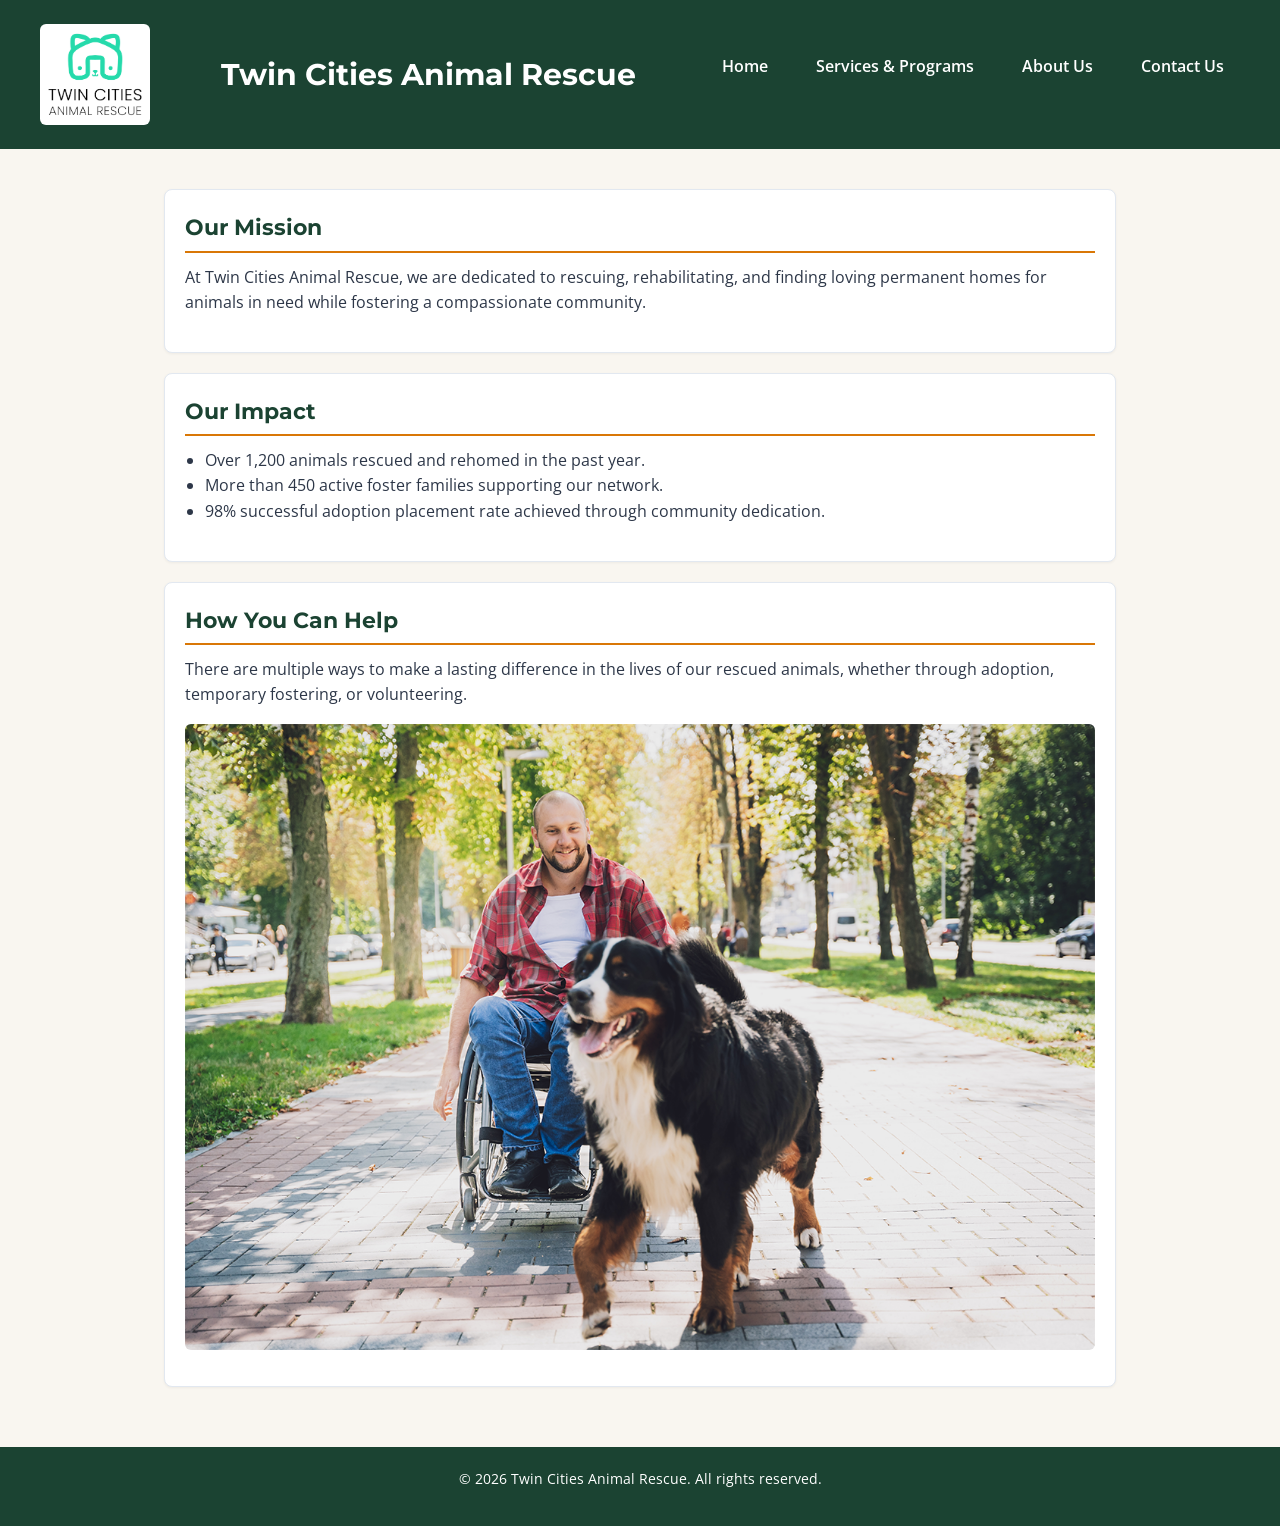
<file: index.html>
<!DOCTYPE html>
<html lang="en">
<head>
    <meta charset="UTF-8">
    <meta name="viewport" content="width=device-width, initial-scale=1.0">
    <title>Twin Cities Animal Rescue - Home</title>
    <link rel="stylesheet" href="styles.css">
    <link rel="preconnect" href="https://fonts.googleapis.com">
    <link rel="preconnect" href="https://fonts.gstatic.com" crossorigin>
    <link href="https://fonts.googleapis.com/css2?family=Montserrat:wght@600;700&family=Open+Sans:wght@400;600&display=swap" rel="stylesheet">
</head>
<body>
    <header>
        <img src="rescue-logo_c.png" alt="Twin Cities Animal Rescue logo showing an animal shelter house outline">
        <h1>Twin Cities Animal Rescue</h1>
        <nav>
            <ul>
                <li><a href="index.html">Home</a></li>
                <li><a href="services.html">Services & Programs</a></li>
                <li><a href="about.html">About Us</a></li>
                <li><a href="contact.html">Contact Us</a></li>
            </ul>
        </nav>
    </header>
    
    <main>
        <section>
            <h2>Our Mission</h2>
            <p>At Twin Cities Animal Rescue, we are dedicated to rescuing, rehabilitating, and finding loving permanent homes for animals in need while fostering a compassionate community.</p>
        </section>
        
        <section>
            <h2>Our Impact</h2>
            <ul>
                <li>Over 1,200 animals rescued and rehomed in the past year.</li>
                <li>More than 450 active foster families supporting our network.</li>
                <li>98% successful adoption placement rate achieved through community dedication.</li>
            </ul>
        </section>
        
        <section>
            <h2>How You Can Help</h2>
            <p>There are multiple ways to make a lasting difference in the lives of our rescued animals, whether through adoption, temporary fostering, or volunteering.</p>
            <picture>
                <source media="(min-width: 800px)" srcset="rescue-feature-large_c.png">
                <img src="rescue-feature-small_c.png" alt="Volunteer joyfully interacting with a rescued dog outdoors">
            </picture>
        </section>
    </main>
    
    <footer>
        <p>&copy; 2026 Twin Cities Animal Rescue. All rights reserved.</p>
    </footer>
</body>
</html>
</file>
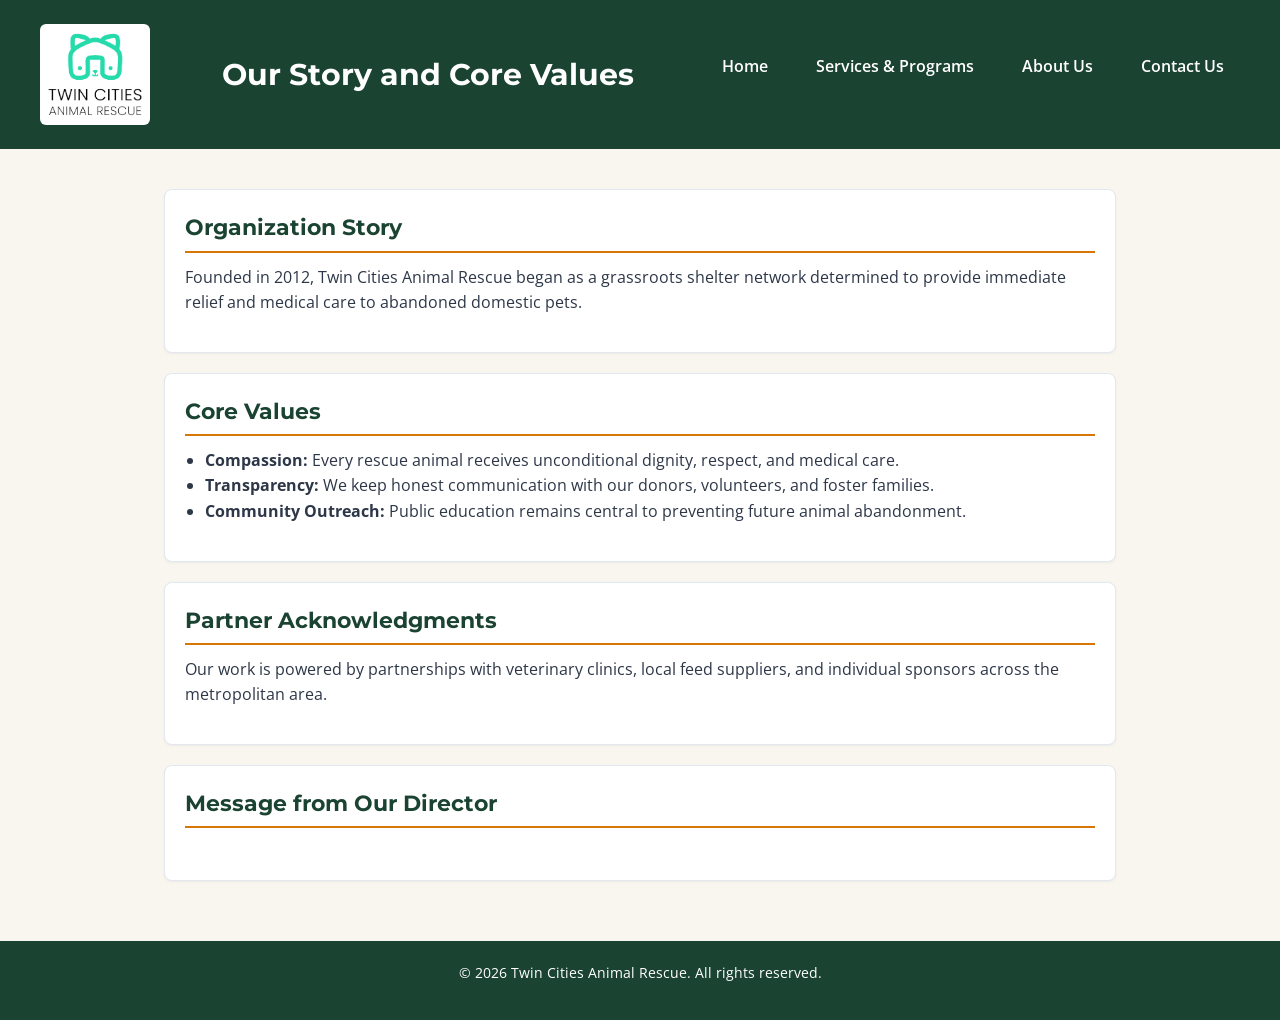
<file: about.html>
<!DOCTYPE html>
<html lang="en">
<head>
    <meta charset="UTF-8">
    <meta name="viewport" content="width=device-width, initial-scale=1.0">
    <title>Twin Cities Animal Rescue - About Us</title>
    <link rel="stylesheet" href="styles.css">
    <link rel="preconnect" href="https://fonts.googleapis.com">
    <link rel="preconnect" href="https://fonts.gstatic.com" crossorigin>
    <link href="https://fonts.googleapis.com/css2?family=Montserrat:wght@600;700&family=Open+Sans:wght@400;600&display=swap" rel="stylesheet">
</head>
<body>
    <header>
        <img src="rescue-logo_c.png" alt="Twin Cities Animal Rescue logo">
        <h1>Our Story and Core Values</h1>
        <nav>
            <ul>
                <li><a href="index.html">Home</a></li>
                <li><a href="services.html">Services & Programs</a></li>
                <li><a href="about.html">About Us</a></li>
                <li><a href="contact.html">Contact Us</a></li>
            </ul>
        </nav>
    </header>
    
    <main>
        <section>
            <h2>Organization Story</h2>
            <p>Founded in 2012, Twin Cities Animal Rescue began as a grassroots shelter network determined to provide immediate relief and medical care to abandoned domestic pets.</p>
        </section>
        
        <section>
            <h2>Core Values</h2>
            <ul>
                <li><strong>Compassion:</strong> Every rescue animal receives unconditional dignity, respect, and medical care.</li>
                <li><strong>Transparency:</strong> We keep honest communication with our donors, volunteers, and foster families.</li>
                <li><strong>Community Outreach:</strong> Public education remains central to preventing future animal abandonment.</li>
            </ul>
        </section>
        
        <section>
            <h2>Partner Acknowledgments</h2>
            <p>Our work is powered by partnerships with veterinary clinics, local feed suppliers, and individual sponsors across the metropolitan area.</p>
        </section>
        
        <section>
            <h2>Message from Our Director</h2>
            <audio controls>
                <source src="rescue-message_c.mp3" type="audio/mpeg">
                Your browser does not support the audio element. Please contact our front desk to request a written transcription of the director's message.
            </audio>
        </section>
    </main>
    
    <footer>
        <p>&copy; 2026 Twin Cities Animal Rescue. All rights reserved.</p>
    </footer>
</body>
</html>
</file>
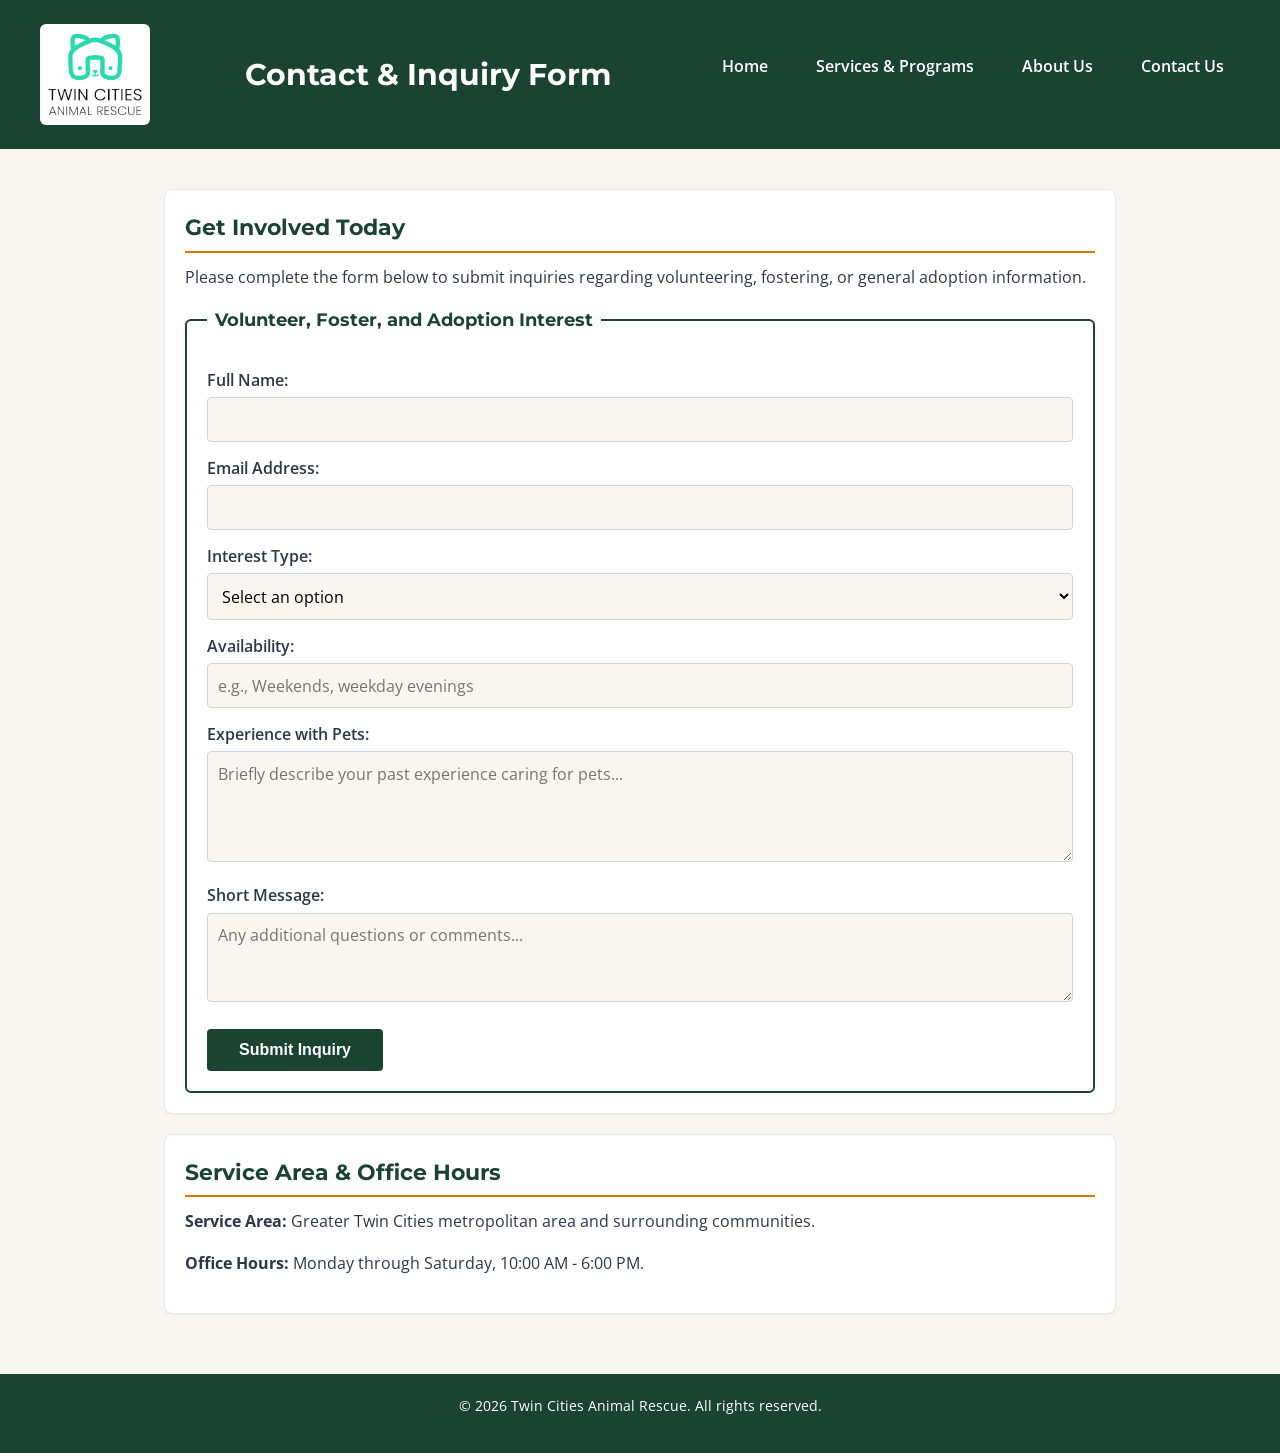
<file: contact.html>
<!DOCTYPE html>
<html lang="en">
<head>
    <meta charset="UTF-8">
    <meta name="viewport" content="width=device-width, initial-scale=1.0">
    <title>Twin Cities Animal Rescue - Contact Us</title>
    <link rel="stylesheet" href="styles.css">
    <link rel="preconnect" href="https://fonts.googleapis.com">
    <link rel="preconnect" href="https://fonts.gstatic.com" crossorigin>
    <link href="https://fonts.googleapis.com/css2?family=Montserrat:wght@600;700&family=Open+Sans:wght@400;600&display=swap" rel="stylesheet">
</head>
<body>
    <header>
        <img src="rescue-logo_c.png" alt="Twin Cities Animal Rescue logo">
        <h1>Contact & Inquiry Form</h1>
        <nav>
            <ul>
                <li><a href="index.html">Home</a></li>
                <li><a href="services.html">Services & Programs</a></li>
                <li><a href="about.html">About Us</a></li>
                <li><a href="contact.html">Contact Us</a></li>
            </ul>
        </nav>
    </header>

    <main>
        <section>
            <h2>Get Involved Today</h2>
            <p>Please complete the form below to submit inquiries regarding volunteering, fostering, or general adoption information.</p>

            <div id="form-success-msg" class="success-message" style="display: none;"></div>

            <form id="contact-form" action="#" method="POST" novalidate>
                <fieldset>
                    <legend>Volunteer, Foster, and Adoption Interest</legend>

                    <label for="name">Full Name:</label>
                    <input type="text" id="name" name="name" required>
                    <span id="name-error" class="error-message"></span>

                    <label for="email">Email Address:</label>
                    <input type="email" id="email" name="email" required>
                    <span id="email-error" class="error-message"></span>

                    <label for="interest">Interest Type:</label>
                    <select id="interest" name="interest" required>
                        <option value="">Select an option</option>
                        <option value="volunteer">Volunteer</option>
                        <option value="foster">Foster</option>
                        <option value="adoption">Adoption Information</option>
                    </select>
                    <span id="interest-error" class="error-message"></span>

                    <label for="availability">Availability:</label>
                    <input type="text" id="availability" name="availability" placeholder="e.g., Weekends, weekday evenings" required>

                    <label for="experience">Experience with Pets:</label>
                    <textarea id="experience" name="experience" rows="4" placeholder="Briefly describe your past experience caring for pets..." required></textarea>
                    <span id="experience-error" class="error-message"></span>

                    <label for="message">Short Message:</label>
                    <textarea id="message" name="message" rows="3" placeholder="Any additional questions or comments..."></textarea>

                    <button type="submit">Submit Inquiry</button>
                </fieldset>
            </form>
        </section>

        <section>
            <h2>Service Area & Office Hours</h2>
            <p><strong>Service Area:</strong> Greater Twin Cities metropolitan area and surrounding communities.</p>
            <p><strong>Office Hours:</strong> Monday through Saturday, 10:00 AM - 6:00 PM.</p>
        </section>
    </main>

    <footer>
        <p>© 2026 Twin Cities Animal Rescue. All rights reserved.</p>
    </footer>

    <!-- JavaScript Inclusion -->
    <script src="script.js"></script>
</body>
</html>
</file>
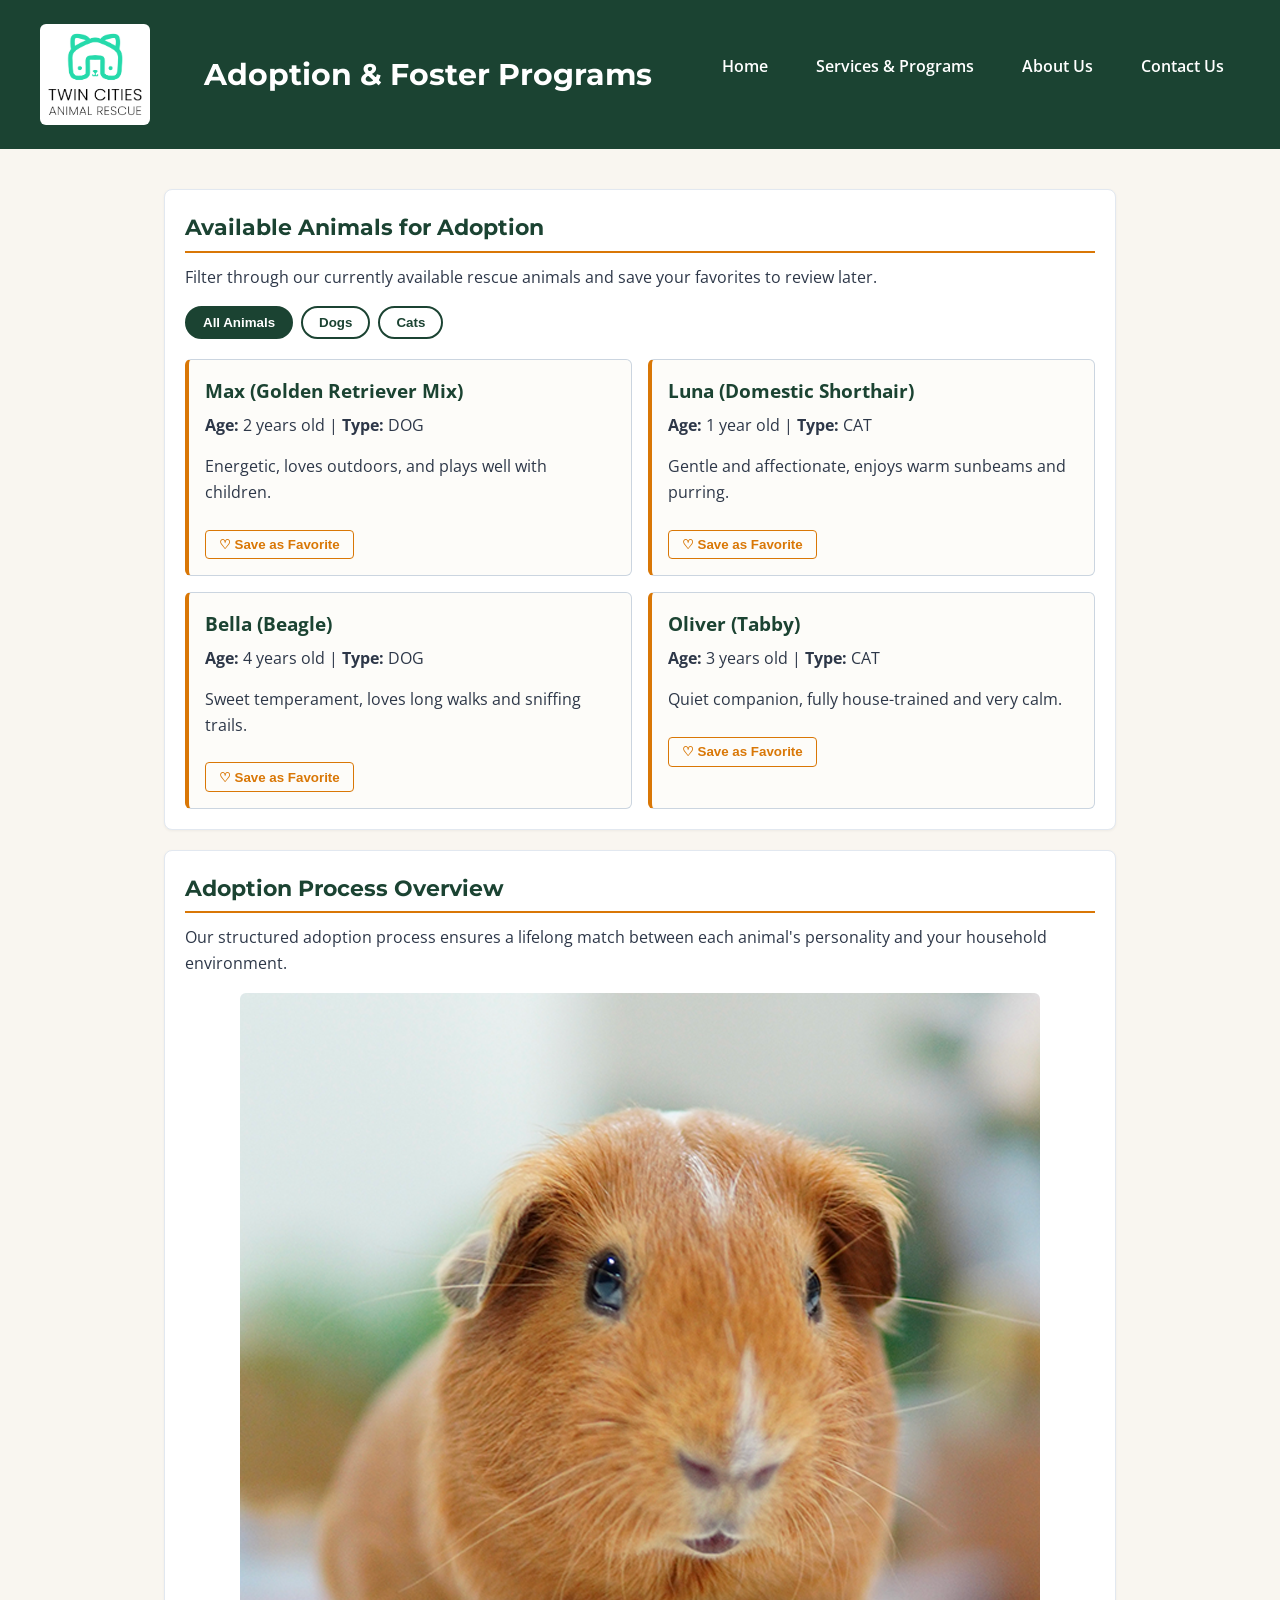
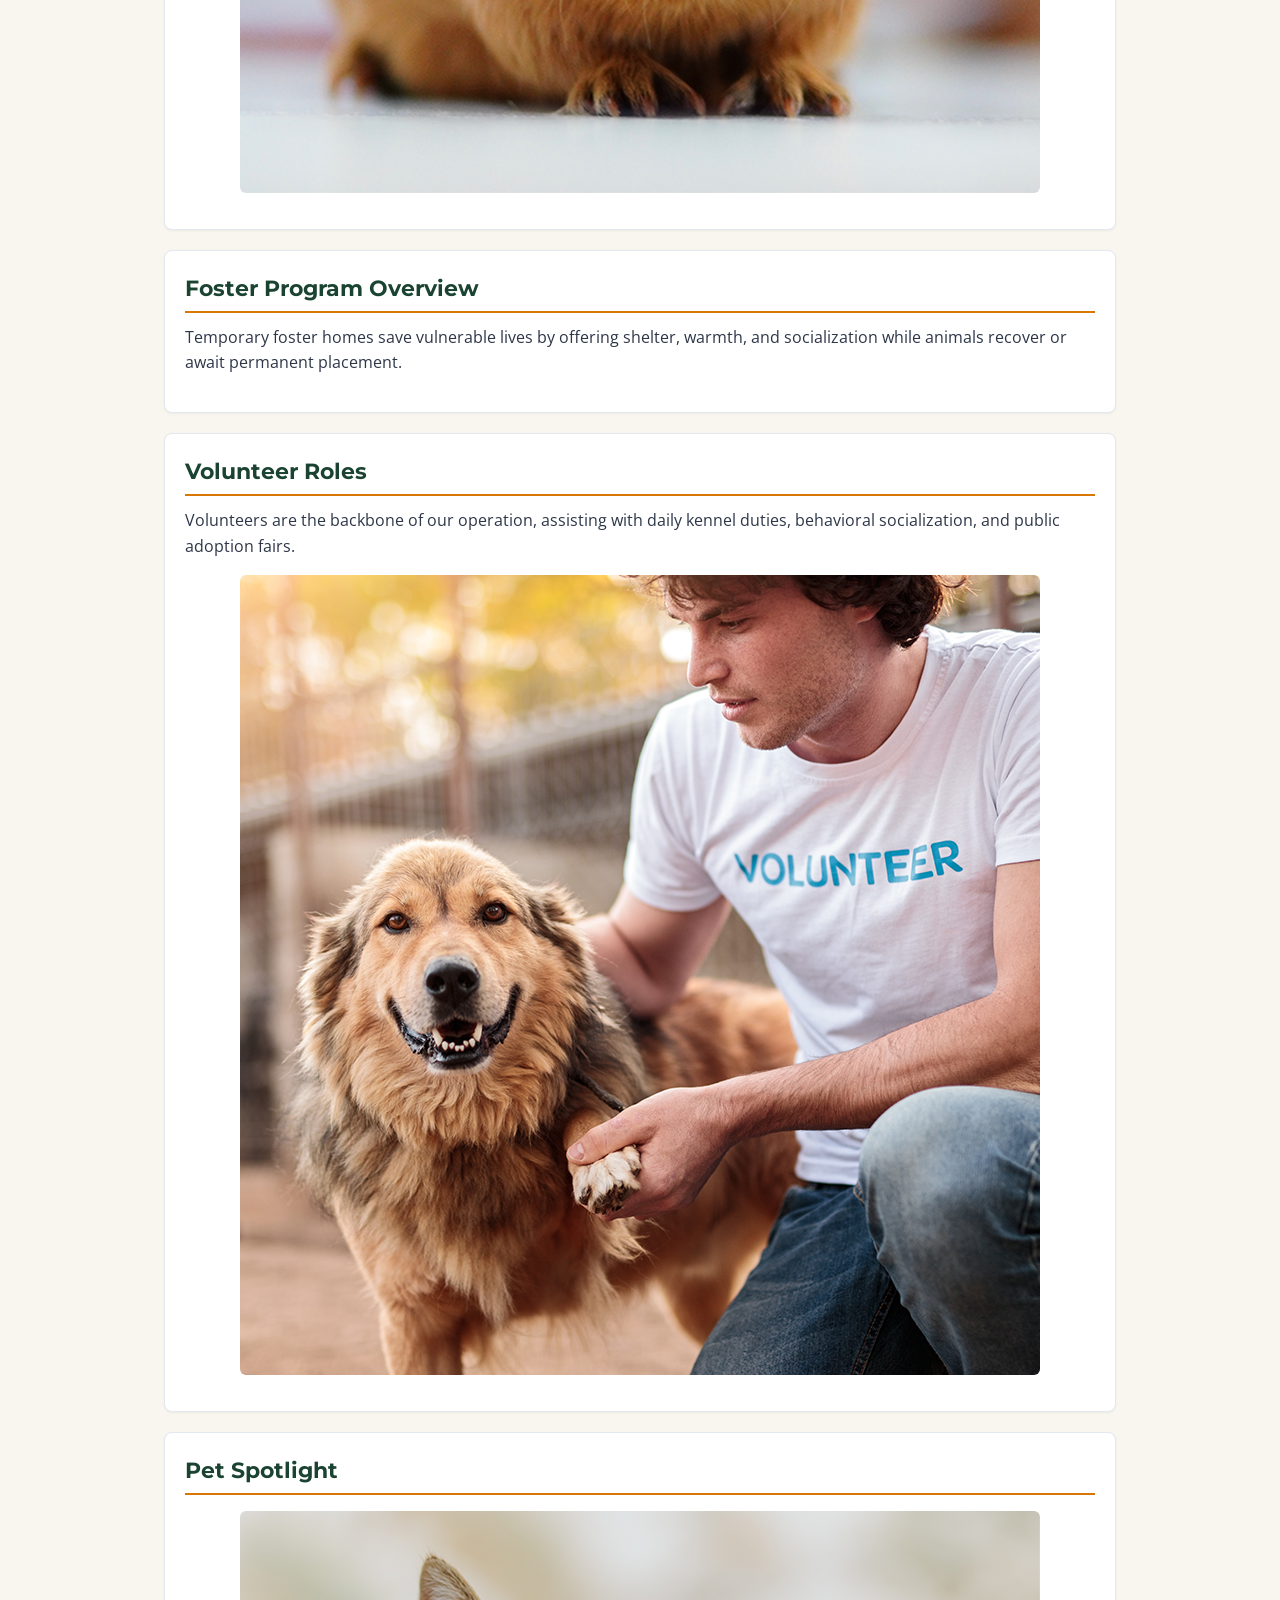
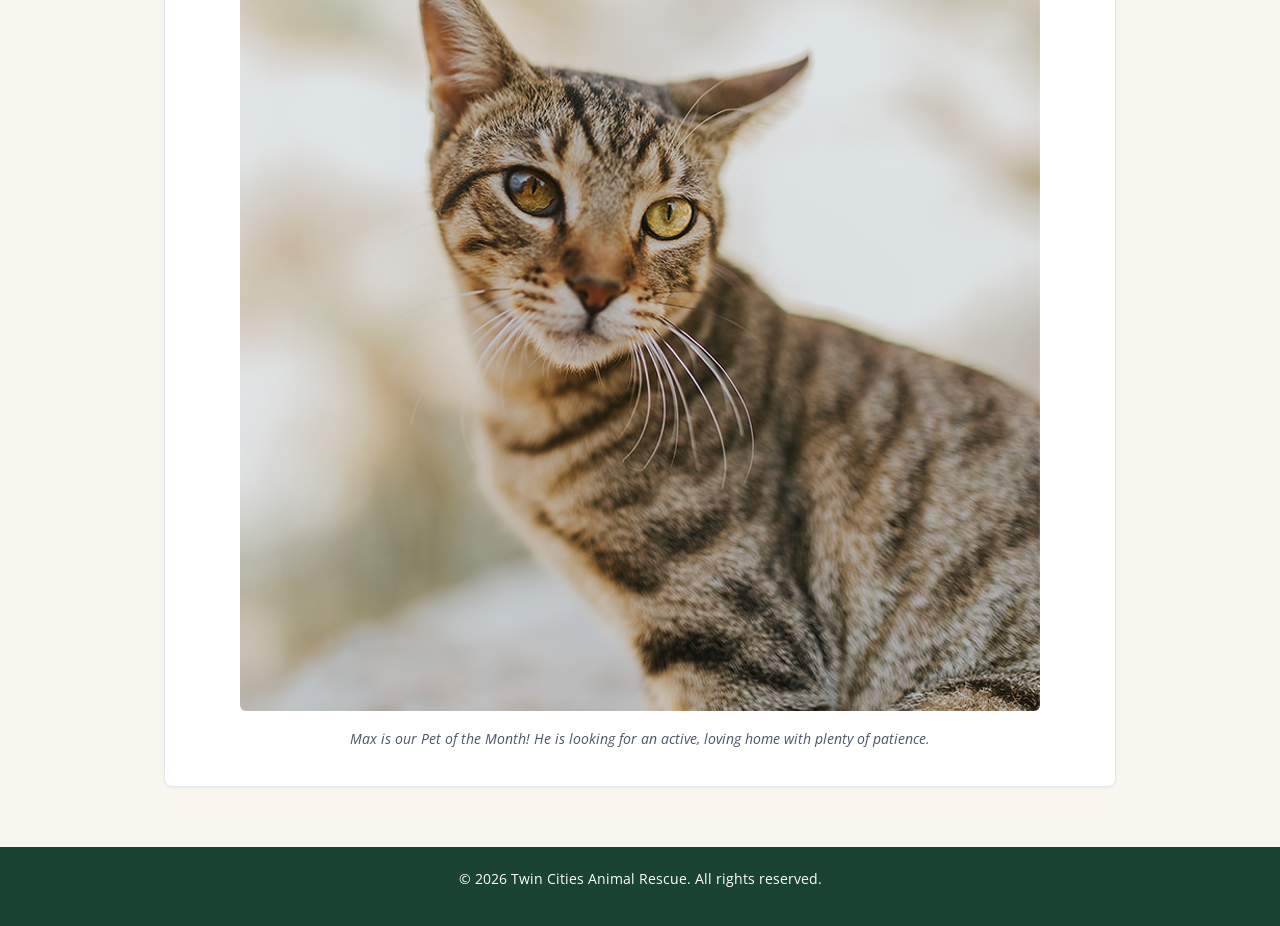
<file: services.html>
<!DOCTYPE html>
<html lang="en">
<head>
    <meta charset="UTF-8">
    <meta name="viewport" content="width=device-width, initial-scale=1.0">
    <title>Twin Cities Animal Rescue - Services and Programs</title>
    <link rel="stylesheet" href="styles.css">
    <link rel="preconnect" href="https://fonts.googleapis.com">
    <link rel="preconnect" href="https://fonts.gstatic.com" crossorigin>
    <link href="https://fonts.googleapis.com/css2?family=Montserrat:wght@600;700&family=Open+Sans:wght@400;600&display=swap" rel="stylesheet">
</head>
<body>
    <header>
        <img src="rescue-logo_c.png" alt="Twin Cities Animal Rescue logo">
        <h1>Adoption & Foster Programs</h1>
        <nav>
            <ul>
                <li><a href="index.html">Home</a></li>
                <li><a href="services.html">Services & Programs</a></li>
                <li><a href="about.html">About Us</a></li>
                <li><a href="contact.html">Contact Us</a></li>
            </ul>
        </nav>
    </header>

    <main>
        <!-- Interactive Adoptable Pets Directory (Rubric Feature) -->
        <section id="interactive-directory">
            <h2>Available Animals for Adoption</h2>
            <p>Filter through our currently available rescue animals and save your favorites to review later.</p>
            
            <div class="filter-controls" role="group" aria-label="Pet filters">
                <button type="button" class="filter-btn active" data-filter="all">All Animals</button>
                <button type="button" class="filter-btn" data-filter="dog">Dogs</button>
                <button type="button" class="filter-btn" data-filter="cat">Cats</button>
            </div>

            <div id="pets-container" class="pets-grid">
                <!-- Injected dynamically by JavaScript -->
            </div>
        </section>

        <section>
            <h2>Adoption Process Overview</h2>
            <p>Our structured adoption process ensures a lifelong match between each animal's personality and your household environment.</p>
            <img src="rescue-pet_c.png" alt="An adoptable rescue puppy looking attentively toward the camera">
        </section>

        <section>
            <h2>Foster Program Overview</h2>
            <p>Temporary foster homes save vulnerable lives by offering shelter, warmth, and socialization while animals recover or await permanent placement.</p>
        </section>

        <section>
            <h2>Volunteer Roles</h2>
            <p>Volunteers are the backbone of our operation, assisting with daily kennel duties, behavioral socialization, and public adoption fairs.</p>
            <img src="rescue-volunteer_c.png" alt="Volunteers working together to care for shelter rescue animals">
        </section>

        <section>
            <h2>Pet Spotlight</h2>
            <figure>
                <img src="rescue-pet-spotlight_c.png" alt="Max, a friendly rescue dog selected as pet of the month">
                <figcaption>Max is our Pet of the Month! He is looking for an active, loving home with plenty of patience.</figcaption>
            </figure>
        </section>
    </main>

    <footer>
        <p>© 2026 Twin Cities Animal Rescue. All rights reserved.</p>
    </footer>

    <!-- JavaScript Inclusion -->
    <script src="script.js"></script>
</body>
</html>
</file>
<file: styles.css>
/* Color Palette:
   1. Warm Cream (Background): #f9f6f0
   2. Deep Forest Green (Primary Brand): #1b4332
   3. Amber Gold (Accent & Highlights): #d97706
   4. Charcoal (Body Text): #2d3748
*/

* {
    box-sizing: border-box;
    margin: 0;
    padding: 0;
}

body {
    font-family: 'Open Sans', Arial, sans-serif;
    color: #2d3748;
    background-color: #f9f6f0;
    line-height: 1.6;
    display: flex;
    flex-direction: column;
    min-height: 100vh;
}

/* Header & Navigation */
header {
    background-color: #1b4332;
    color: #ffffff;
    padding: 1.5rem 1rem;
    text-align: center;
}

header img {
    max-width: 110px;
    height: auto;
    display: block;
    margin: 0 auto 0.75rem auto;
}

h1, h2, legend {
    font-family: 'Montserrat', Helvetica, sans-serif;
    font-weight: 700;
}

h1 {
    font-size: 1.7rem;
    line-height: 1.25;
    margin-bottom: 1rem;
}

nav ul {
    list-style: none;
    display: flex;
    flex-direction: column;
    gap: 0.6rem;
    padding: 0;
}

nav a {
    color: #ffffff;
    text-decoration: none;
    font-weight: 600;
    padding: 0.5rem 1rem;
    border-radius: 4px;
    display: block;
    transition: background-color 0.2s ease;
}

nav a:hover,
nav a:focus {
    background-color: #d97706;
}

/* Main Content Layout */
main {
    flex: 1;
    padding: 1.5rem 1rem;
    max-width: 1000px;
    margin: 0 auto;
    width: 100%;
}

section {
    background-color: #ffffff;
    border: 1px solid #e2e8f0;
    border-radius: 8px;
    padding: 1.25rem;
    margin-bottom: 1.25rem;
    box-shadow: 0 1px 3px rgba(0, 0, 0, 0.05);
}

h2 {
    color: #1b4332;
    font-size: 1.35rem;
    margin-bottom: 0.75rem;
    border-bottom: 2px solid #d97706;
    padding-bottom: 0.35rem;
}

p, ul {
    margin-bottom: 1rem;
}

ul {
    padding-left: 1.25rem;
}

/* Media Handling */
img, audio {
    max-width: 100%;
    height: auto;
    border-radius: 6px;
    display: block;
    margin: 1rem auto;
}

figure {
    margin: 1rem auto;
    text-align: center;
}

figcaption {
    font-size: 0.9rem;
    color: #4a5568;
    margin-top: 0.5rem;
    font-style: italic;
}

/* Form Styles */
fieldset {
    border: 2px solid #1b4332;
    border-radius: 6px;
    padding: 1.25rem;
    margin-top: 1rem;
    background-color: #ffffff;
}

legend {
    color: #1b4332;
    font-size: 1.1rem;
    padding: 0 0.5rem;
}

label {
    display: block;
    margin-top: 0.85rem;
    margin-bottom: 0.25rem;
    font-weight: 600;
}

input[type="text"],
input[type="email"],
select,
textarea {
    width: 100%;
    padding: 0.65rem;
    border: 1px solid #cbd5e0;
    border-radius: 4px;
    font-family: inherit;
    font-size: 1rem;
    background-color: #f9f6f0;
}

input:focus,
select:focus,
textarea:focus {
    outline: 2px solid #d97706;
    background-color: #ffffff;
}

button[type="submit"] {
    display: inline-block;
    width: 100%;
    margin-top: 1.25rem;
    background-color: #1b4332;
    color: #ffffff;
    font-size: 1rem;
    font-weight: 700;
    padding: 0.75rem;
    border: none;
    border-radius: 4px;
    cursor: pointer;
    transition: background-color 0.2s ease;
}

button[type="submit"]:hover {
    background-color: #d97706;
}

/* Footer */
footer {
    background-color: #1b4332;
    color: #ffffff;
    text-align: center;
    padding: 1.25rem;
    font-size: 0.9rem;
    margin-top: auto;
}

/* ==========================================================================
   Touchstone 4 Additions: Interactive Filters & Form Validation
   ========================================================================== */

/* Filter Controls */
.filter-controls {
    display: flex;
    gap: 0.5rem;
    margin-bottom: 1.25rem;
    flex-wrap: wrap;
}

.filter-btn {
    background-color: #ffffff;
    border: 2px solid #1b4332;
    color: #1b4332;
    padding: 0.45rem 1rem;
    border-radius: 20px;
    font-weight: 600;
    cursor: pointer;
    transition: all 0.2s ease;
}

.filter-btn:hover,
.filter-btn.active {
    background-color: #1b4332;
    color: #ffffff;
}

/* Pets Dynamic Grid */
.pets-grid {
    display: grid;
    grid-template-columns: 1fr;
    gap: 1rem;
    margin-top: 1rem;
}

.pet-card {
    border: 1px solid #cbd5e0;
    border-left: 4px solid #d97706;
    padding: 1rem;
    border-radius: 6px;
    background-color: #fdfcf9;
}

.pet-card h3 {
    color: #1b4332;
    margin-bottom: 0.4rem;
}

.favorite-btn {
    background-color: transparent;
    border: 1px solid #d97706;
    color: #d97706;
    padding: 0.4rem 0.8rem;
    border-radius: 4px;
    font-weight: 600;
    cursor: pointer;
    margin-top: 0.5rem;
    transition: all 0.2s ease;
}

.favorite-btn:hover,
.favorite-btn.saved {
    background-color: #d97706;
    color: #ffffff;
}

/* Form Validation Feedback */
.error-message {
    color: #c53030;
    font-size: 0.85rem;
    font-weight: 600;
    margin-top: 0.25rem;
    display: none;
}

.success-message {
    background-color: #e6fffa;
    color: #234e52;
    border: 1px solid #38b2ac;
    padding: 0.85rem;
    border-radius: 6px;
    margin-bottom: 1rem;
    font-weight: 600;
}

/* Responsive Media Query for Desktops and Tablets */
@media (min-width: 768px) {
    header {
        display: flex;
        flex-direction: row;
        align-items: center;
        justify-content: space-between;
        padding: 1.5rem 2.5rem;
        text-align: left;
    }

    header img {
        margin: 0;
    }

    h1 {
        margin-bottom: 0;
        font-size: 1.85rem;
    }

    nav ul {
        flex-direction: row;
        gap: 1rem;
    }

    main {
        padding: 2.5rem 1.5rem;
    }

    button[type="submit"] {
        width: auto;
        padding: 0.75rem 2rem;
    }

    .pets-grid {
        grid-template-columns: repeat(2, 1fr);
    }
}
</file>
